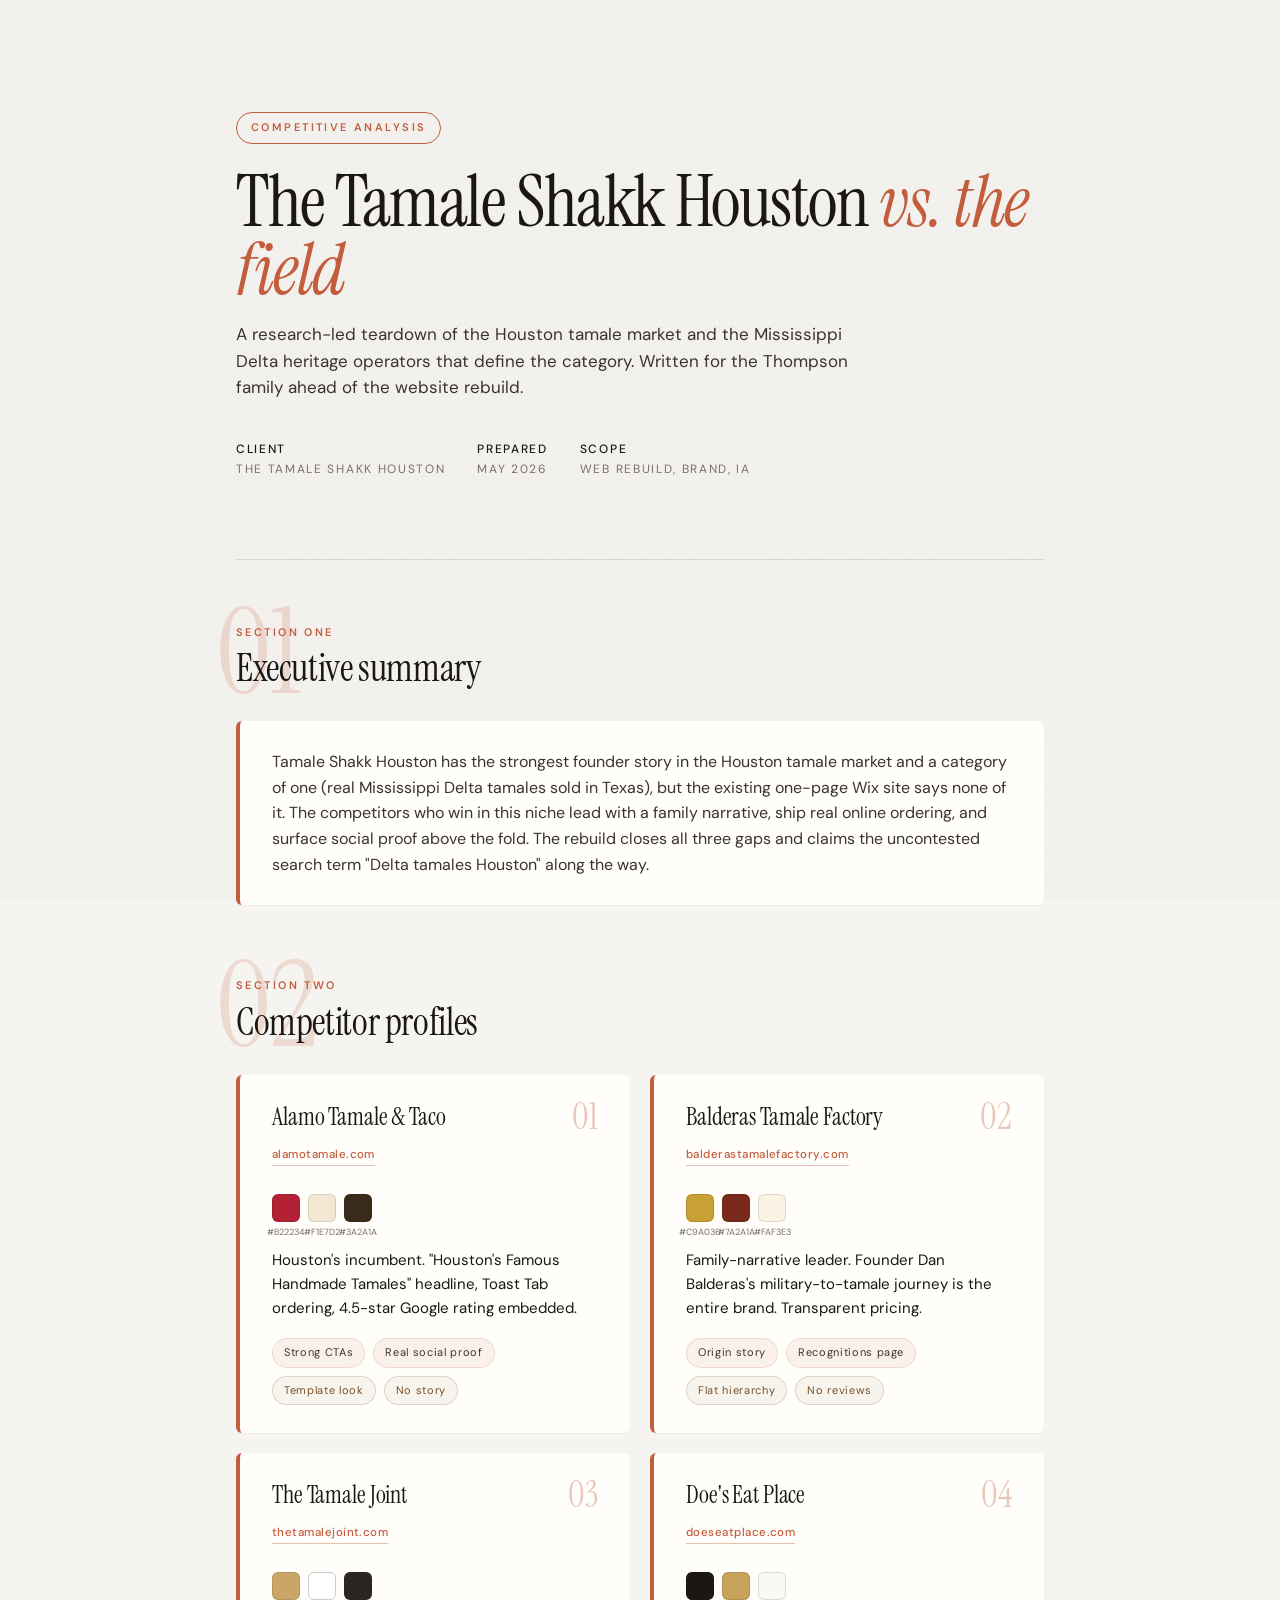
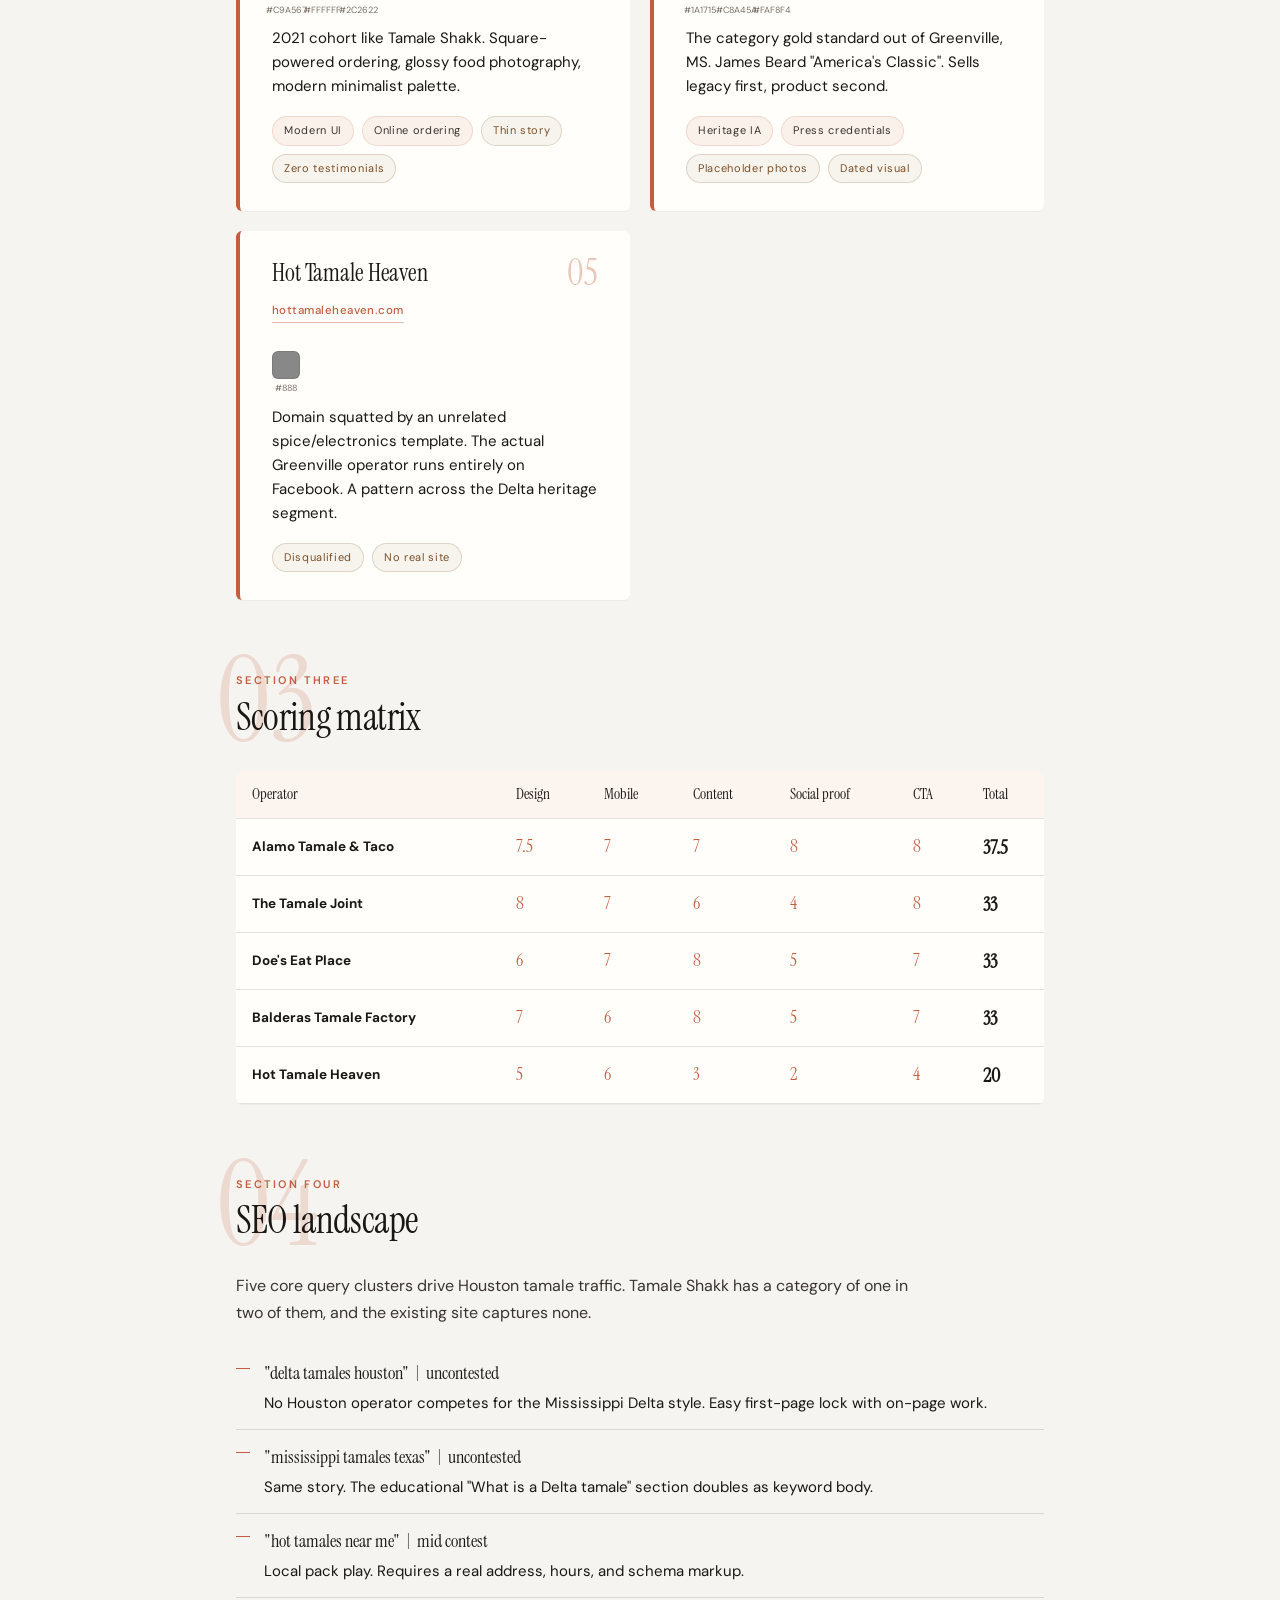
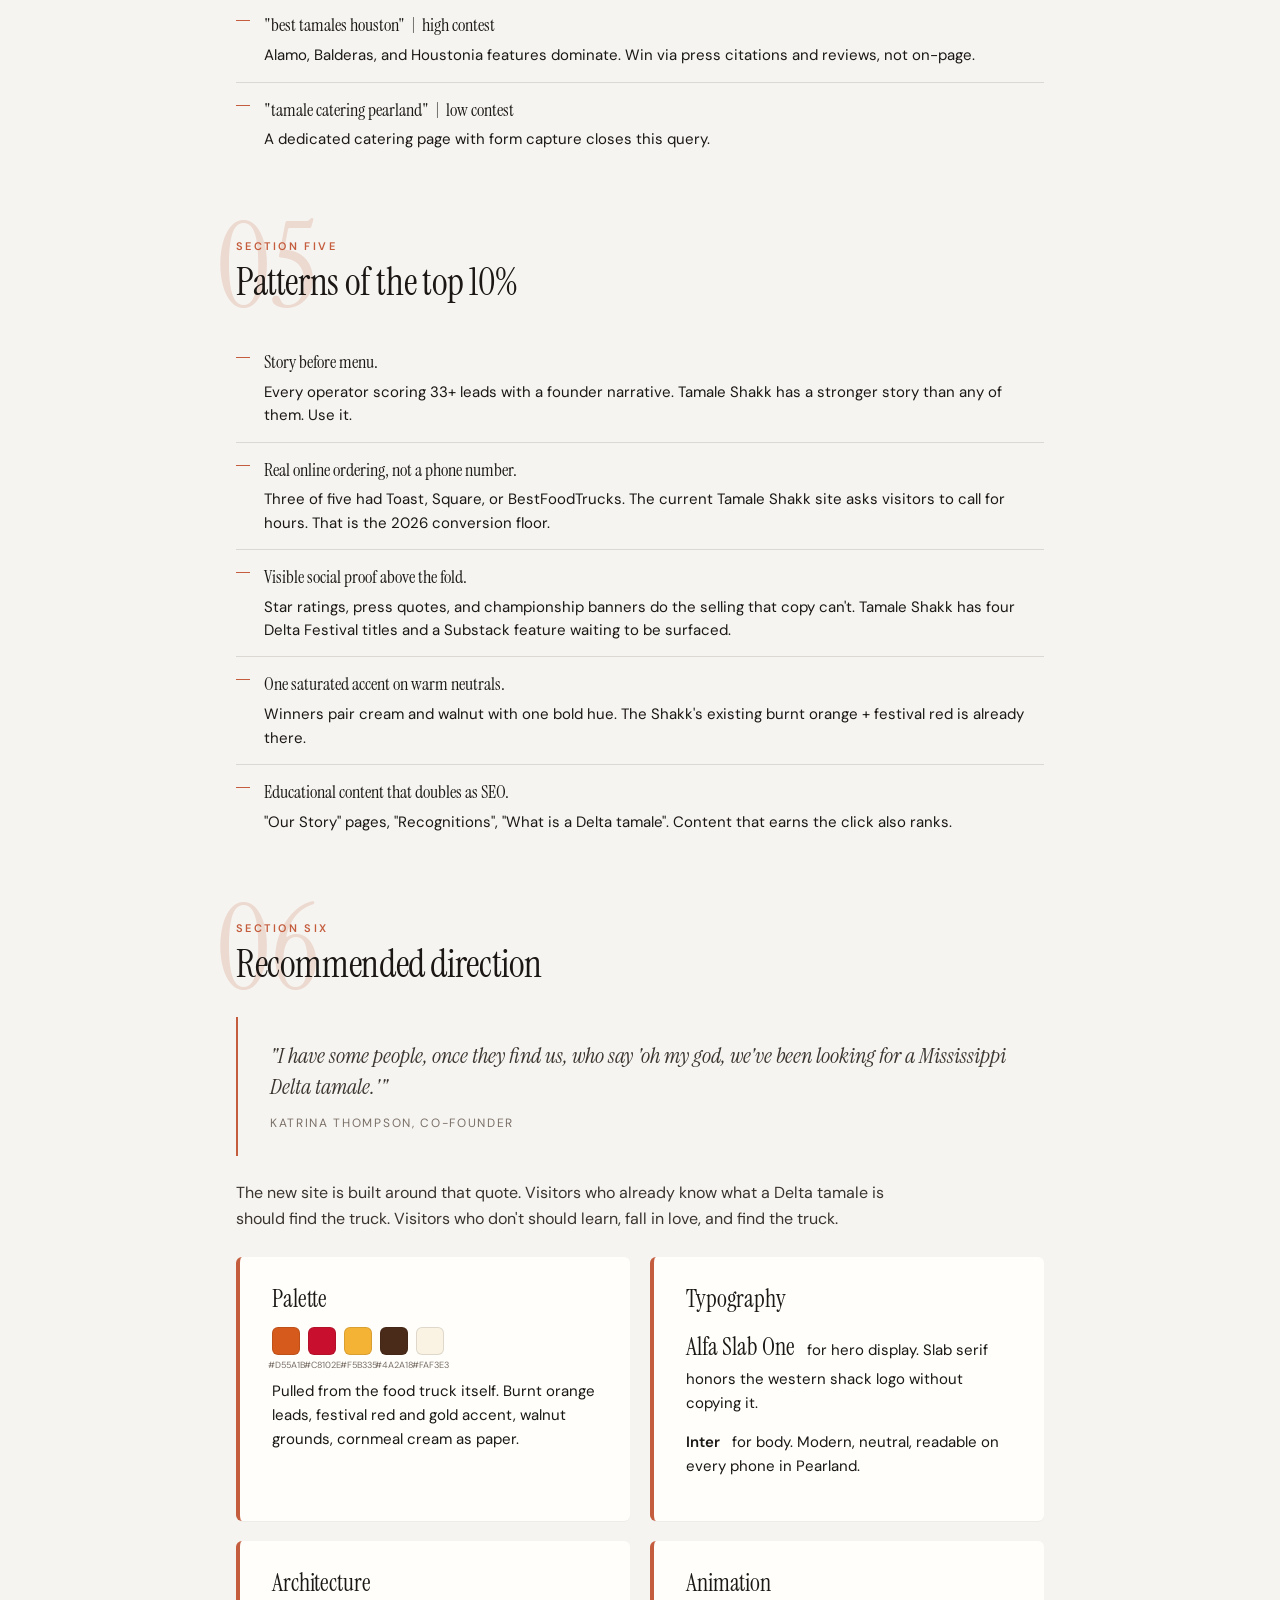
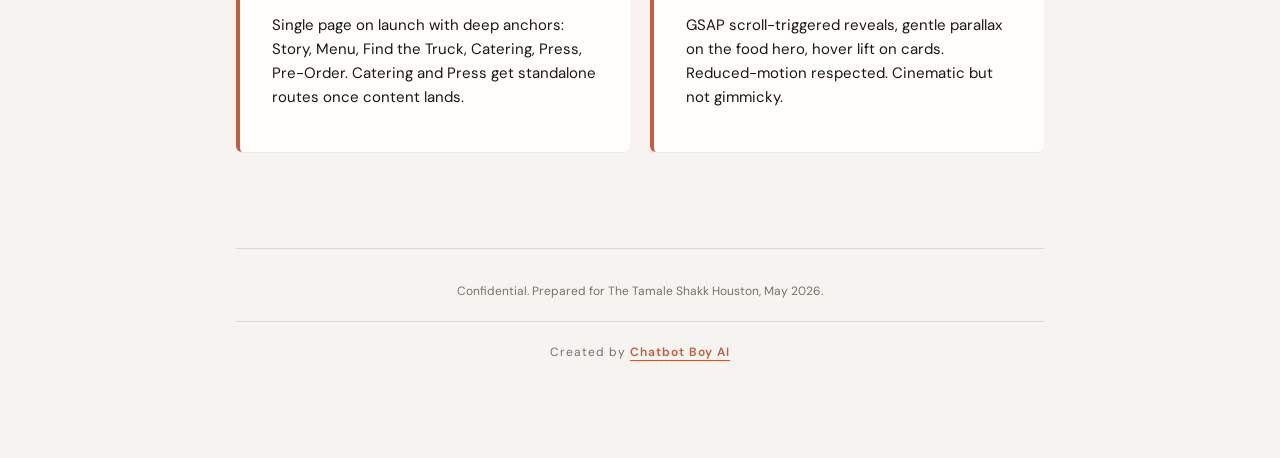
<file: site/competitive-analysis.html>
<!doctype html>
<html lang="en">
<head>
<meta charset="utf-8">
<meta name="viewport" content="width=device-width,initial-scale=1">
<meta name="robots" content="noindex, nofollow">
<title>Competitive Analysis | The Tamale Shakk Houston</title>
<link rel="preconnect" href="https://fonts.googleapis.com">
<link rel="preconnect" href="https://fonts.gstatic.com" crossorigin>
<link href="https://fonts.googleapis.com/css2?family=Instrument+Serif:ital@0;1&family=DM+Sans:wght@300;400;500;600;700&display=swap" rel="stylesheet">
<style>
  :root{
    --paper:#f6f4f0;
    --paper-card:#fffefa;
    --ink:#1a1715;
    --ink-soft:#3a342f;
    --muted:#7a7068;
    --hairline:rgba(26,23,21,.12);
    --terracotta:#c45d3e;
    --terracotta-soft:#e8a890;
    --gold:#caa14a;
    --serif:"Instrument Serif",Georgia,serif;
    --sans:"DM Sans",system-ui,-apple-system,Segoe UI,sans-serif;
  }
  *{box-sizing:border-box}
  html,body{margin:0;padding:0;background:var(--paper);color:var(--ink);font-family:var(--sans);font-size:15px;line-height:1.6;-webkit-font-smoothing:antialiased}
  body{position:relative;min-height:100vh}
  body::before{
    content:"";position:fixed;inset:0;pointer-events:none;z-index:0;
    background-image:url("data:image/svg+xml;utf8,<svg xmlns='http://www.w3.org/2000/svg' width='240' height='240'><filter id='n'><feTurbulence type='fractalNoise' baseFrequency='1.2' numOctaves='2' stitchTiles='stitch'/><feColorMatrix values='0 0 0 0 0  0 0 0 0 0  0 0 0 0 0  0 0 0 .04 0'/></filter><rect width='100%' height='100%' filter='url(%23n)'/></svg>");
    opacity:.6;mix-blend-mode:multiply;
  }
  .wrap{position:relative;z-index:1;max-width:920px;margin:0 auto;padding:64px 56px 96px}
  .cover{padding:48px 0 80px;border-bottom:1px solid var(--hairline);margin-bottom:64px}
  .badge{display:inline-block;font-size:11px;letter-spacing:.22em;text-transform:uppercase;color:var(--terracotta);font-weight:600;border:1px solid var(--terracotta);padding:6px 14px;border-radius:999px}
  h1{font-family:var(--serif);font-weight:400;font-size:72px;line-height:.95;margin:24px 0 16px;letter-spacing:-.02em}
  h1 em{font-style:italic;color:var(--terracotta)}
  h2{font-family:var(--serif);font-weight:400;font-size:38px;line-height:1.05;margin:0 0 16px;letter-spacing:-.01em}
  h3{font-family:var(--serif);font-weight:400;font-size:24px;line-height:1.2;margin:0 0 8px;letter-spacing:-.005em}
  .lede{font-size:17px;line-height:1.55;color:var(--ink-soft);max-width:640px}
  .meta{display:flex;gap:32px;margin-top:40px;font-size:12px;letter-spacing:.14em;text-transform:uppercase;color:var(--muted)}
  .meta b{color:var(--ink);font-weight:500}
  section{margin:0 0 72px;position:relative}
  .phase-num{font-family:var(--serif);font-size:120px;line-height:1;color:rgba(196,93,62,.18);position:absolute;left:-20px;top:-32px;z-index:0}
  .phase-head{position:relative;z-index:1;margin-bottom:32px}
  .eyebrow{font-size:11px;letter-spacing:.22em;text-transform:uppercase;color:var(--terracotta);font-weight:600;display:block;margin-bottom:8px}
  .summary{padding:28px 32px;background:var(--paper-card);border-left:4px solid var(--terracotta);border-radius:6px;box-shadow:0 1px 0 rgba(0,0,0,.03);margin-bottom:32px}
  .summary p{margin:0;font-size:16px;line-height:1.6;color:var(--ink-soft)}
  .grid{display:grid;gap:20px}
  .grid-2{grid-template-columns:repeat(2,1fr)}
  .card{background:var(--paper-card);border-radius:6px;padding:28px 32px;border-left:4px solid var(--terracotta);box-shadow:0 1px 0 rgba(0,0,0,.03);transition:box-shadow .25s,transform .25s;position:relative}
  .card:hover{box-shadow:0 8px 24px rgba(26,23,21,.08);transform:translateY(-1px)}
  .card .rank{position:absolute;top:24px;right:32px;font-family:var(--serif);font-size:36px;color:rgba(196,93,62,.35);line-height:1}
  .card .url{display:inline-block;font-size:11.5px;letter-spacing:.04em;color:var(--terracotta);font-family:var(--sans);font-weight:500;margin:6px 0 14px;text-decoration:none;border-bottom:1px solid rgba(196,93,62,.4);padding-bottom:1px;word-break:break-all}
  .card .url:hover{color:var(--ink);border-bottom-color:var(--ink)}
  .swatches{display:flex;gap:8px;margin:14px 0}
  .swatch{width:28px;height:28px;border-radius:6px;border:1px solid var(--hairline);position:relative}
  .swatch::after{content:attr(data-hex);position:absolute;bottom:-18px;left:50%;transform:translateX(-50%);font-size:9px;color:var(--muted);white-space:nowrap}
  .swatch-row{margin-bottom:18px;padding-bottom:8px}
  .tags{display:flex;flex-wrap:wrap;gap:8px;margin-top:18px}
  .tag{font-size:11px;letter-spacing:.06em;color:var(--ink-soft);background:rgba(196,93,62,.08);border:1px solid rgba(196,93,62,.18);padding:5px 11px;border-radius:999px}
  .tag.warn{background:rgba(120,80,40,.06);border-color:rgba(120,80,40,.2);color:#7a4f28}
  table{width:100%;border-collapse:collapse;background:var(--paper-card);border-radius:6px;overflow:hidden;box-shadow:0 1px 0 rgba(0,0,0,.03);margin-top:8px}
  th,td{padding:12px 16px;text-align:left;border-bottom:1px solid var(--hairline);font-size:13.5px}
  th{font-family:var(--serif);font-weight:400;font-size:15px;background:rgba(196,93,62,.06);color:var(--ink)}
  td.score{font-family:var(--serif);font-size:18px;color:var(--terracotta)}
  td.total{font-family:var(--serif);font-size:20px;color:var(--ink);font-weight:600}
  ul.findings{list-style:none;padding:0;margin:0}
  ul.findings li{position:relative;padding:14px 0 14px 28px;border-bottom:1px solid var(--hairline);font-size:15px;line-height:1.55}
  ul.findings li:last-child{border-bottom:none}
  ul.findings li::before{content:"";position:absolute;left:0;top:22px;width:14px;height:1px;background:var(--terracotta)}
  ul.findings b{display:block;font-family:var(--serif);font-size:18px;font-weight:400;color:var(--ink);margin-bottom:4px}
  .flow{position:relative;height:48px;margin:-8px 0 24px 32px;border-left:1px dashed var(--terracotta-soft)}
  .quote{font-family:var(--serif);font-style:italic;font-size:22px;line-height:1.4;color:var(--ink-soft);padding:24px 32px;border-left:2px solid var(--terracotta);margin:24px 0}
  .quote cite{display:block;font-style:normal;font-family:var(--sans);font-size:12px;letter-spacing:.14em;text-transform:uppercase;color:var(--muted);margin-top:12px}
  footer{margin-top:96px;padding-top:32px;border-top:1px solid var(--hairline);font-size:12px;color:var(--muted);text-align:center;line-height:1.7}
  footer .credit{margin-top:20px;padding-top:20px;border-top:1px solid var(--hairline);font-size:12px;letter-spacing:.08em}
  footer .credit a{color:var(--terracotta);font-weight:600;border-bottom:1px solid var(--terracotta);text-decoration:none}
  @media (max-width:640px){
    .wrap{padding:32px 22px 64px}
    h1{font-size:46px}
    h2{font-size:30px}
    .grid-2{grid-template-columns:1fr}
    .phase-num{font-size:80px;left:-6px;top:-22px}
    .meta{flex-direction:column;gap:12px}
    table{font-size:12px}
    th,td{padding:10px 8px}
  }
  @media print{
    body{background:#fff}
    body::before{display:none}
    .wrap{max-width:none;padding:24px 32px}
    .card{break-inside:avoid;box-shadow:none;border:1px solid var(--hairline);border-left:4px solid var(--terracotta)}
    section{break-inside:avoid}
    h1{font-size:54px}
    .phase-num{display:none}
    a{color:var(--ink);text-decoration:none}
  }
</style>
</head>
<body>
<div class="wrap">

<header class="cover">
  <span class="badge">Competitive Analysis</span>
  <h1>The Tamale Shakk Houston <em>vs. the field</em></h1>
  <p class="lede">A research-led teardown of the Houston tamale market and the Mississippi Delta heritage operators that define the category. Written for the Thompson family ahead of the website rebuild.</p>
  <div class="meta">
    <span><b>Client</b><br>The Tamale Shakk Houston</span>
    <span><b>Prepared</b><br>May 2026</span>
    <span><b>Scope</b><br>Web rebuild, brand, IA</span>
  </div>
</header>

<section>
  <span class="phase-num">01</span>
  <div class="phase-head">
    <span class="eyebrow">Section One</span>
    <h2>Executive summary</h2>
  </div>
  <div class="summary">
    <p>Tamale Shakk Houston has the strongest founder story in the Houston tamale market and a category of one (real Mississippi Delta tamales sold in Texas), but the existing one-page Wix site says none of it. The competitors who win in this niche lead with a family narrative, ship real online ordering, and surface social proof above the fold. The rebuild closes all three gaps and claims the uncontested search term "Delta tamales Houston" along the way.</p>
  </div>
</section>

<section>
  <span class="phase-num">02</span>
  <div class="phase-head">
    <span class="eyebrow">Section Two</span>
    <h2>Competitor profiles</h2>
  </div>

  <div class="grid grid-2">

    <div class="card">
      <span class="rank">01</span>
      <h3>Alamo Tamale &amp; Taco</h3>
      <a class="url" href="https://www.alamotamale.com/" target="_blank" rel="noopener">alamotamale.com</a>
      <div class="swatch-row swatches">
        <span class="swatch" data-hex="#B22234" style="background:#B22234"></span>
        <span class="swatch" data-hex="#F1E7D2" style="background:#F1E7D2"></span>
        <span class="swatch" data-hex="#3A2A1A" style="background:#3A2A1A"></span>
      </div>
      <p>Houston's incumbent. "Houston's Famous Handmade Tamales" headline, Toast Tab ordering, 4.5-star Google rating embedded.</p>
      <div class="tags">
        <span class="tag">Strong CTAs</span>
        <span class="tag">Real social proof</span>
        <span class="tag warn">Template look</span>
        <span class="tag warn">No story</span>
      </div>
    </div>

    <div class="card">
      <span class="rank">02</span>
      <h3>Balderas Tamale Factory</h3>
      <a class="url" href="https://www.balderastamalefactory.com/" target="_blank" rel="noopener">balderastamalefactory.com</a>
      <div class="swatch-row swatches">
        <span class="swatch" data-hex="#C9A036" style="background:#C9A036"></span>
        <span class="swatch" data-hex="#7A2A1A" style="background:#7A2A1A"></span>
        <span class="swatch" data-hex="#FAF3E3" style="background:#FAF3E3"></span>
      </div>
      <p>Family-narrative leader. Founder Dan Balderas's military-to-tamale journey is the entire brand. Transparent pricing.</p>
      <div class="tags">
        <span class="tag">Origin story</span>
        <span class="tag">Recognitions page</span>
        <span class="tag warn">Flat hierarchy</span>
        <span class="tag warn">No reviews</span>
      </div>
    </div>

    <div class="card">
      <span class="rank">03</span>
      <h3>The Tamale Joint</h3>
      <a class="url" href="https://www.thetamalejoint.com/" target="_blank" rel="noopener">thetamalejoint.com</a>
      <div class="swatch-row swatches">
        <span class="swatch" data-hex="#C9A567" style="background:#C9A567"></span>
        <span class="swatch" data-hex="#FFFFFF" style="background:#FFFFFF;border-color:#ccc"></span>
        <span class="swatch" data-hex="#2C2622" style="background:#2C2622"></span>
      </div>
      <p>2021 cohort like Tamale Shakk. Square-powered ordering, glossy food photography, modern minimalist palette.</p>
      <div class="tags">
        <span class="tag">Modern UI</span>
        <span class="tag">Online ordering</span>
        <span class="tag warn">Thin story</span>
        <span class="tag warn">Zero testimonials</span>
      </div>
    </div>

    <div class="card">
      <span class="rank">04</span>
      <h3>Doe's Eat Place</h3>
      <a class="url" href="https://www.doeseatplace.com/" target="_blank" rel="noopener">doeseatplace.com</a>
      <div class="swatch-row swatches">
        <span class="swatch" data-hex="#1A1715" style="background:#1A1715"></span>
        <span class="swatch" data-hex="#C8A45A" style="background:#C8A45A"></span>
        <span class="swatch" data-hex="#FAF8F4" style="background:#FAF8F4"></span>
      </div>
      <p>The category gold standard out of Greenville, MS. James Beard "America's Classic". Sells legacy first, product second.</p>
      <div class="tags">
        <span class="tag">Heritage IA</span>
        <span class="tag">Press credentials</span>
        <span class="tag warn">Placeholder photos</span>
        <span class="tag warn">Dated visual</span>
      </div>
    </div>

    <div class="card">
      <span class="rank">05</span>
      <h3>Hot Tamale Heaven</h3>
      <a class="url" href="https://hottamaleheaven.com/" target="_blank" rel="noopener">hottamaleheaven.com</a>
      <div class="swatch-row swatches">
        <span class="swatch" data-hex="#888" style="background:#888"></span>
      </div>
      <p>Domain squatted by an unrelated spice/electronics template. The actual Greenville operator runs entirely on Facebook. A pattern across the Delta heritage segment.</p>
      <div class="tags">
        <span class="tag warn">Disqualified</span>
        <span class="tag warn">No real site</span>
      </div>
    </div>
  </div>
</section>

<section>
  <span class="phase-num">03</span>
  <div class="phase-head">
    <span class="eyebrow">Section Three</span>
    <h2>Scoring matrix</h2>
  </div>
  <table>
    <thead>
      <tr>
        <th>Operator</th>
        <th>Design</th>
        <th>Mobile</th>
        <th>Content</th>
        <th>Social proof</th>
        <th>CTA</th>
        <th>Total</th>
      </tr>
    </thead>
    <tbody>
      <tr>
        <td><b>Alamo Tamale &amp; Taco</b></td>
        <td class="score">7.5</td>
        <td class="score">7</td>
        <td class="score">7</td>
        <td class="score">8</td>
        <td class="score">8</td>
        <td class="total">37.5</td>
      </tr>
      <tr>
        <td><b>The Tamale Joint</b></td>
        <td class="score">8</td>
        <td class="score">7</td>
        <td class="score">6</td>
        <td class="score">4</td>
        <td class="score">8</td>
        <td class="total">33</td>
      </tr>
      <tr>
        <td><b>Doe's Eat Place</b></td>
        <td class="score">6</td>
        <td class="score">7</td>
        <td class="score">8</td>
        <td class="score">5</td>
        <td class="score">7</td>
        <td class="total">33</td>
      </tr>
      <tr>
        <td><b>Balderas Tamale Factory</b></td>
        <td class="score">7</td>
        <td class="score">6</td>
        <td class="score">8</td>
        <td class="score">5</td>
        <td class="score">7</td>
        <td class="total">33</td>
      </tr>
      <tr>
        <td><b>Hot Tamale Heaven</b></td>
        <td class="score">5</td>
        <td class="score">6</td>
        <td class="score">3</td>
        <td class="score">2</td>
        <td class="score">4</td>
        <td class="total">20</td>
      </tr>
    </tbody>
  </table>
</section>

<section>
  <span class="phase-num">04</span>
  <div class="phase-head">
    <span class="eyebrow">Section Four</span>
    <h2>SEO landscape</h2>
  </div>
  <p style="font-size:16px;line-height:1.65;color:var(--ink-soft);max-width:680px;margin-bottom:20px">Five core query clusters drive Houston tamale traffic. Tamale Shakk has a category of one in two of them, and the existing site captures none.</p>
  <ul class="findings">
    <li><b>"delta tamales houston" &nbsp;|&nbsp; uncontested</b>No Houston operator competes for the Mississippi Delta style. Easy first-page lock with on-page work.</li>
    <li><b>"mississippi tamales texas" &nbsp;|&nbsp; uncontested</b>Same story. The educational "What is a Delta tamale" section doubles as keyword body.</li>
    <li><b>"hot tamales near me" &nbsp;|&nbsp; mid contest</b>Local pack play. Requires a real address, hours, and schema markup.</li>
    <li><b>"best tamales houston" &nbsp;|&nbsp; high contest</b>Alamo, Balderas, and Houstonia features dominate. Win via press citations and reviews, not on-page.</li>
    <li><b>"tamale catering pearland" &nbsp;|&nbsp; low contest</b>A dedicated catering page with form capture closes this query.</li>
  </ul>
</section>

<section>
  <span class="phase-num">05</span>
  <div class="phase-head">
    <span class="eyebrow">Section Five</span>
    <h2>Patterns of the top 10%</h2>
  </div>
  <ul class="findings">
    <li><b>Story before menu.</b>Every operator scoring 33+ leads with a founder narrative. Tamale Shakk has a stronger story than any of them. Use it.</li>
    <li><b>Real online ordering, not a phone number.</b>Three of five had Toast, Square, or BestFoodTrucks. The current Tamale Shakk site asks visitors to call for hours. That is the 2026 conversion floor.</li>
    <li><b>Visible social proof above the fold.</b>Star ratings, press quotes, and championship banners do the selling that copy can't. Tamale Shakk has four Delta Festival titles and a Substack feature waiting to be surfaced.</li>
    <li><b>One saturated accent on warm neutrals.</b>Winners pair cream and walnut with one bold hue. The Shakk's existing burnt orange + festival red is already there.</li>
    <li><b>Educational content that doubles as SEO.</b>"Our Story" pages, "Recognitions", "What is a Delta tamale". Content that earns the click also ranks.</li>
  </ul>
</section>

<section>
  <span class="phase-num">06</span>
  <div class="phase-head">
    <span class="eyebrow">Section Six</span>
    <h2>Recommended direction</h2>
  </div>
  <div class="quote">
    "I have some people, once they find us, who say 'oh my god, we've been looking for a Mississippi Delta tamale.'"
    <cite>Katrina Thompson, co-founder</cite>
  </div>
  <p style="font-size:16px;line-height:1.65;color:var(--ink-soft);max-width:680px">The new site is built around that quote. Visitors who already know what a Delta tamale is should find the truck. Visitors who don't should learn, fall in love, and find the truck.</p>
  <div class="grid grid-2" style="margin-top:24px">
    <div class="card">
      <h3>Palette</h3>
      <div class="swatches">
        <span class="swatch" data-hex="#D55A1B" style="background:#D55A1B"></span>
        <span class="swatch" data-hex="#C8102E" style="background:#C8102E"></span>
        <span class="swatch" data-hex="#F5B335" style="background:#F5B335"></span>
        <span class="swatch" data-hex="#4A2A18" style="background:#4A2A18"></span>
        <span class="swatch" data-hex="#FAF3E3" style="background:#FAF3E3"></span>
      </div>
      <p style="margin-top:24px">Pulled from the food truck itself. Burnt orange leads, festival red and gold accent, walnut grounds, cornmeal cream as paper.</p>
    </div>
    <div class="card">
      <h3>Typography</h3>
      <p><b style="font-family:'Instrument Serif',serif;font-size:24px;font-weight:400">Alfa Slab One</b> &nbsp; for hero display. Slab serif honors the western shack logo without copying it.</p>
      <p style="margin-top:12px"><b style="font-family:'DM Sans',sans-serif;font-weight:600">Inter</b> &nbsp; for body. Modern, neutral, readable on every phone in Pearland.</p>
    </div>
    <div class="card">
      <h3>Architecture</h3>
      <p>Single page on launch with deep anchors: Story, Menu, Find the Truck, Catering, Press, Pre-Order. Catering and Press get standalone routes once content lands.</p>
    </div>
    <div class="card">
      <h3>Animation</h3>
      <p>GSAP scroll-triggered reveals, gentle parallax on the food hero, hover lift on cards. Reduced-motion respected. Cinematic but not gimmicky.</p>
    </div>
  </div>
</section>

<footer>
  Confidential. Prepared for The Tamale Shakk Houston, May 2026.
  <div class="credit">
    Created by <a href="https://www.chatbotboy.ai/" target="_blank" rel="noopener">Chatbot Boy AI</a>
  </div>
</footer>

</div>
</body>
</html>
</file>
